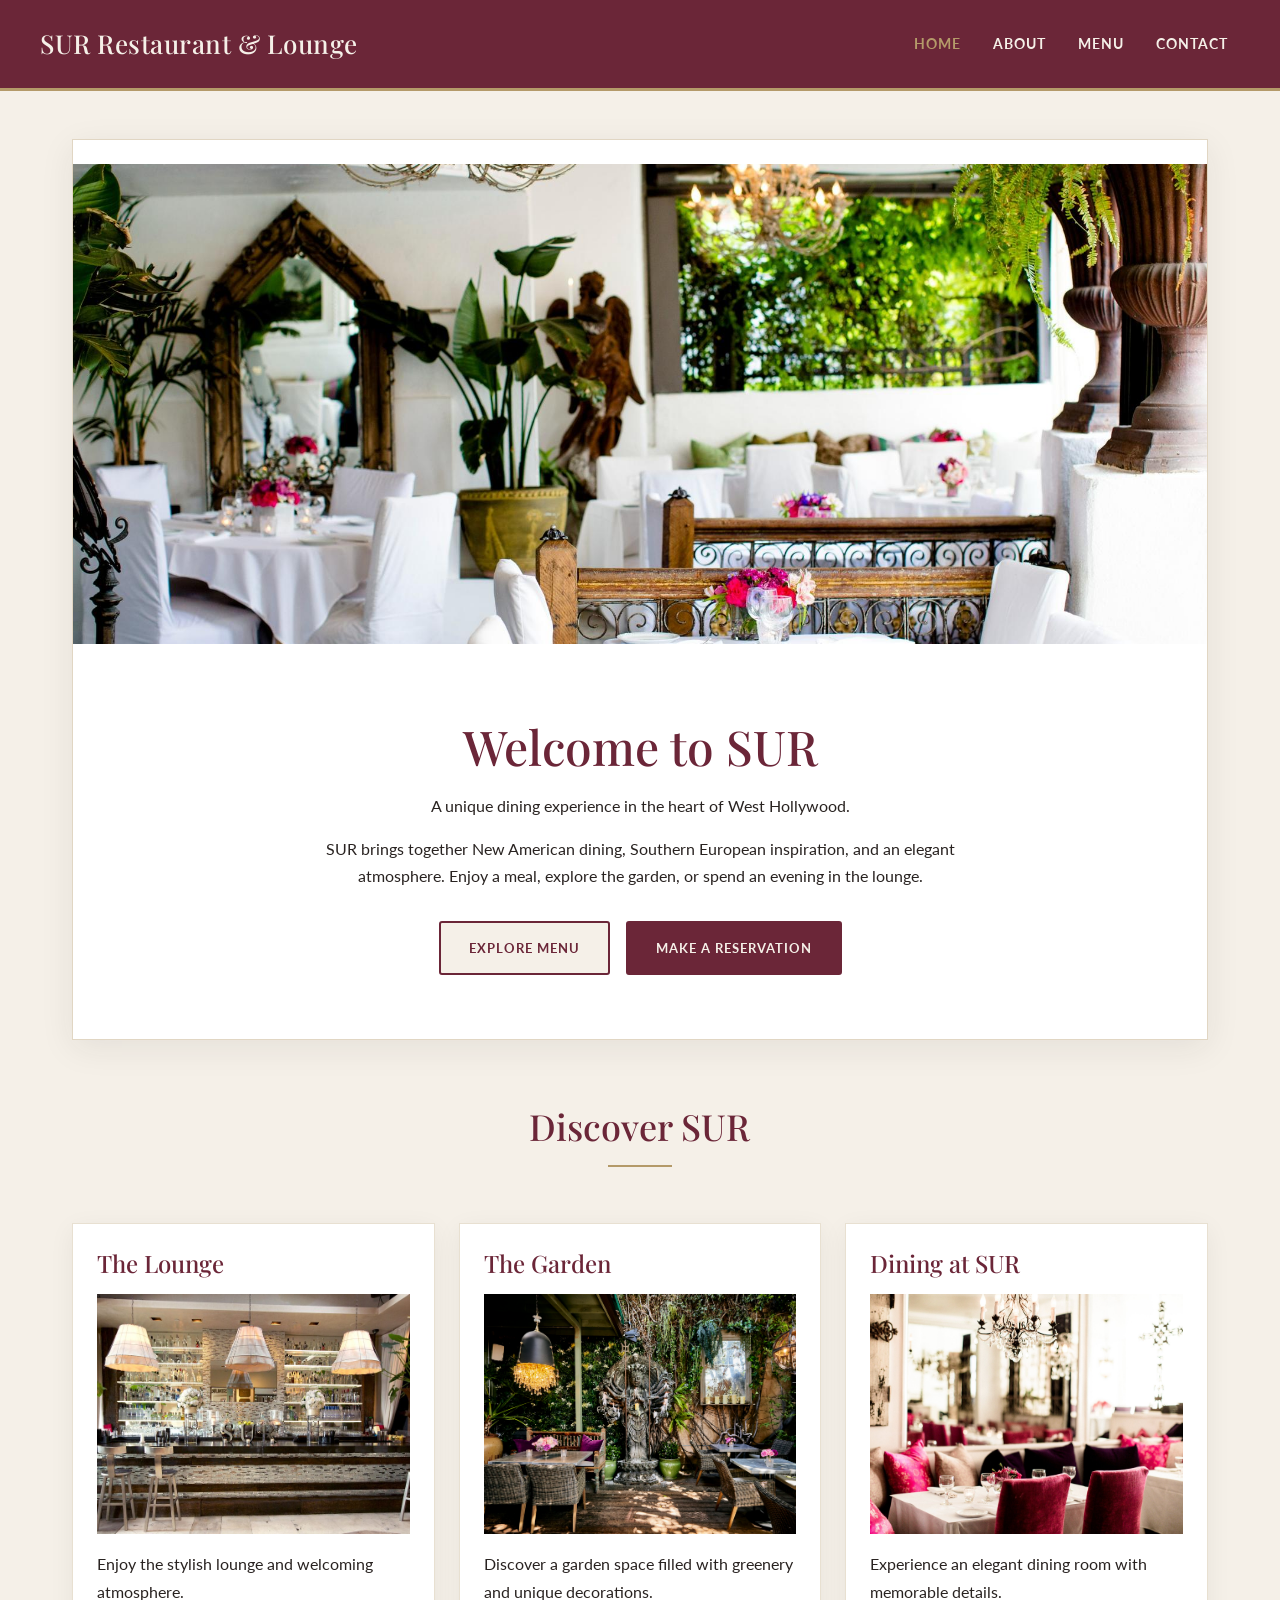
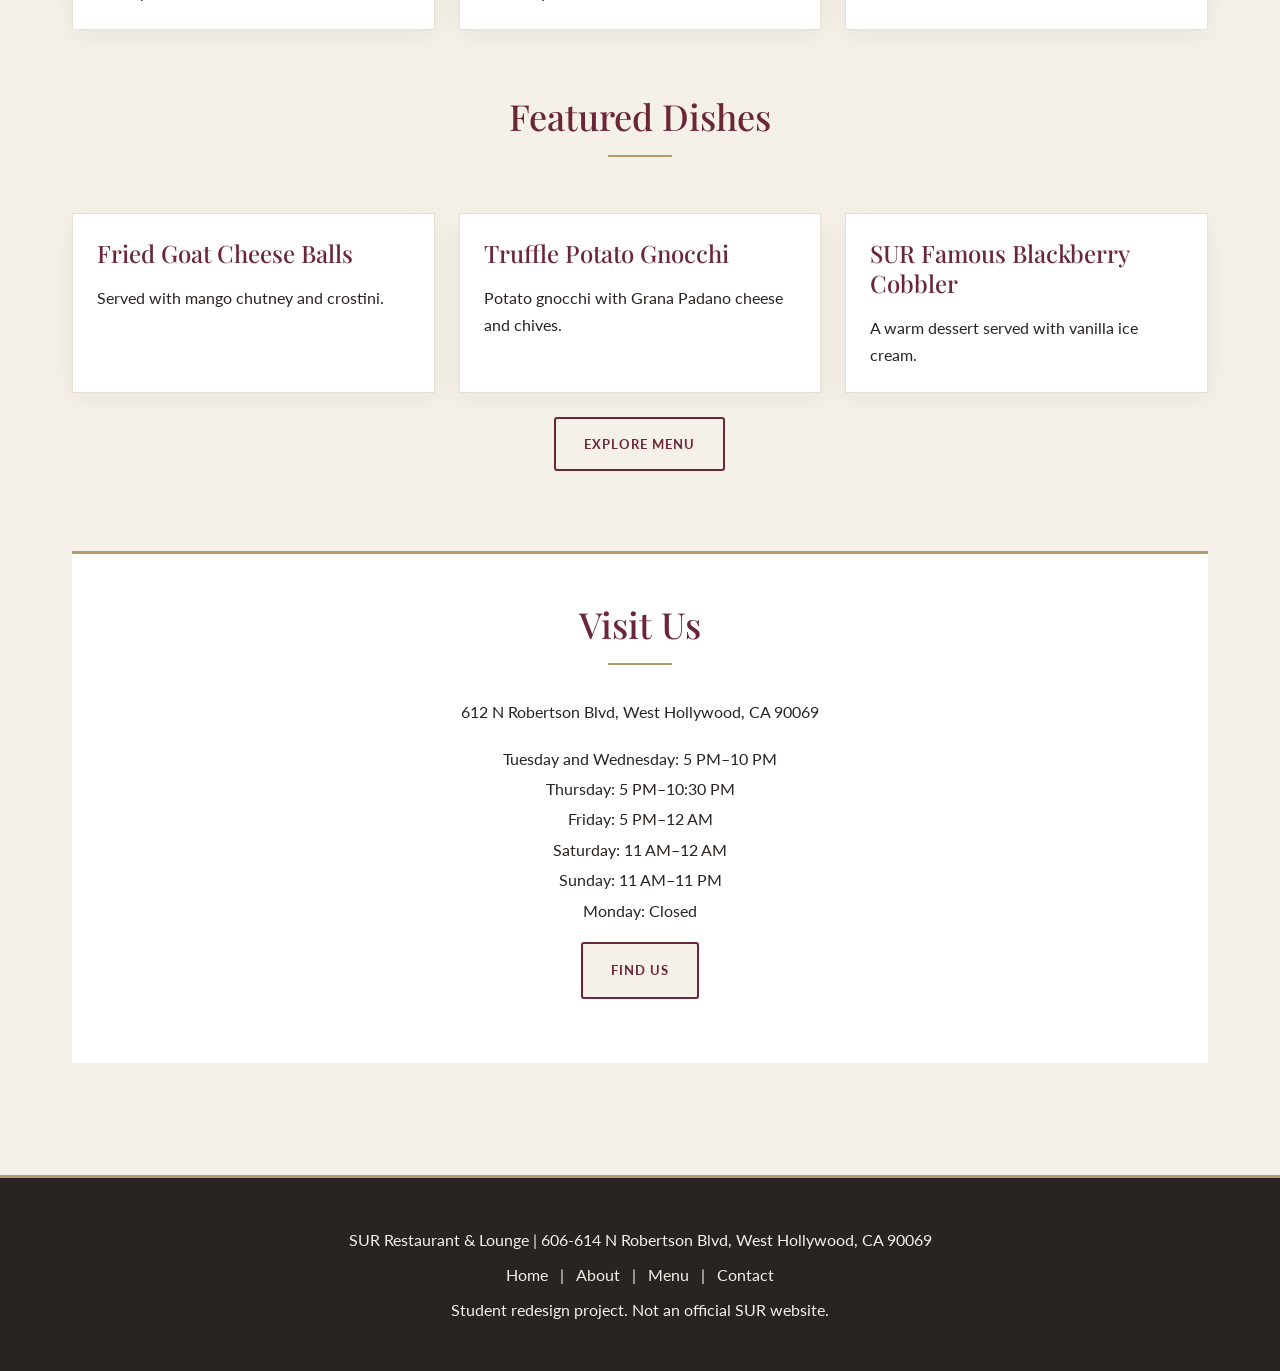
<file: index.html>
<!DOCTYPE html>
<html lang="en">
<head>
    <meta charset="UTF-8">
    <meta name="viewport" content="width=device-width, initial-scale=1.0">
    <meta name="description" content="Student redesign of SUR Restaurant &amp; Lounge in West Hollywood.">
    <title>Home | SUR Restaurant &amp; Lounge</title>
    <link rel="stylesheet" href="styles.css">
    <script src="script.js" defer></script>
</head>

<body>

<!-- Header -->
<header class="site-header">
    <div class="header-inner">

        <p class="site-brand">
            <strong>SUR Restaurant &amp; Lounge</strong>
        </p>

        <!-- Hamburger Menu Button -->
        <button class="menu-toggle"
                type="button"
                aria-label="Toggle navigation menu"
                aria-controls="main-navigation"
                aria-expanded="false">
            <span class="menu-icon" aria-hidden="true">☰</span>
        </button>

        <!-- Navigation -->
        <nav id="main-navigation"
             class="site-nav"
             aria-label="Main navigation">

            <ul>
                <li><a href="index.html" aria-current="page">Home</a></li>
                <li><a href="about.html">About</a></li>
                <li><a href="menu.html">Menu</a></li>
                <li><a href="contact.html">Contact</a></li>
            </ul>

        </nav>

    </div>
</header>

<main>

<!-- Homepage Hero Section -->
<section class="hero">
    <img src="images/sur-outdoor-dining.jpg"
         alt="SUR dining area with white tablecloths, flowers, and chandeliers"
         width="700">

    <div class="hero-copy">
        <h1>Welcome to SUR</h1>

        <p>A unique dining experience in the heart of West Hollywood.</p>

        <p>SUR brings together New American dining, Southern European inspiration, and an elegant atmosphere. Enjoy a meal, explore the garden, or spend an evening in the lounge.</p>

        <p class="hero-actions">
            <a class="button button-secondary" href="menu.html">Explore Menu</a>

            <a class="button button-primary"
               href="https://www.opentable.com/r/sur-restaurant-west-hollywood"
               target="_blank"
               rel="noopener noreferrer">
                Make a Reservation
            </a>
        </p>
    </div>
</section>

<!-- Restaurant Highlights -->
<section class="highlights card-grid">
    <h2>Discover SUR</h2>

    <article>
        <h3>The Lounge</h3>
        <img src="images/sur-bar.jpg"
             alt="SUR bar with hanging pendant lights and shelves of bottles"
             width="400">
        <p>Enjoy the stylish lounge and welcoming atmosphere.</p>
    </article>

    <article>
        <h3>The Garden</h3>
        <img src="images/sur-garden.png"
             alt="Outdoor garden dining area with greenery, wicker chairs, and a decorative statue"
             width="400">
        <p>Discover a garden space filled with greenery and unique decorations.</p>
    </article>

    <article>
        <h3>Dining at SUR</h3>
        <img src="images/sur-pinky-room.jpg"
             alt="Dining room with pink upholstered chairs, colorful pillows, and chandeliers"
             width="400">
        <p>Experience an elegant dining room with memorable details.</p>
    </article>
</section>

<!-- Featured Dishes -->
<section class="featured-food card-grid">
    <h2>Featured Dishes</h2>

    <article>
        <h3>Fried Goat Cheese Balls</h3>
        <p>Served with mango chutney and crostini.</p>
    </article>

    <article>
        <h3>Truffle Potato Gnocchi</h3>
        <p>Potato gnocchi with Grana Padano cheese and chives.</p>
    </article>

    <article>
        <h3>SUR Famous Blackberry Cobbler</h3>
        <p>A warm dessert served with vanilla ice cream.</p>
    </article>

    <p>
        <a class="button button-secondary" href="menu.html">
            Explore Menu
        </a>
    </p>
</section>

<!-- Hours and Location -->
<section class="visit-section">
    <h2>Visit Us</h2>

    <p>612 N Robertson Blvd, West Hollywood, CA 90069</p>

    <p>
        Tuesday and Wednesday: 5 PM–10 PM<br>
        Thursday: 5 PM–10:30 PM<br>
        Friday: 5 PM–12 AM<br>
        Saturday: 11 AM–12 AM<br>
        Sunday: 11 AM–11 PM<br>
        Monday: Closed
    </p>

    <p>
        <a class="button button-secondary" href="contact.html">
            Find Us
        </a>
    </p>
</section>

</main>

<!-- Footer -->
<footer>
    <p>SUR Restaurant &amp; Lounge | 606-614 N Robertson Blvd, West Hollywood, CA 90069</p>

    <p>
        <a href="index.html">Home</a> |
        <a href="about.html">About</a> |
        <a href="menu.html">Menu</a> |
        <a href="contact.html">Contact</a>
    </p>

    <p>Student redesign project. Not an official SUR website.</p>
</footer>

</body>
</html>
</file>
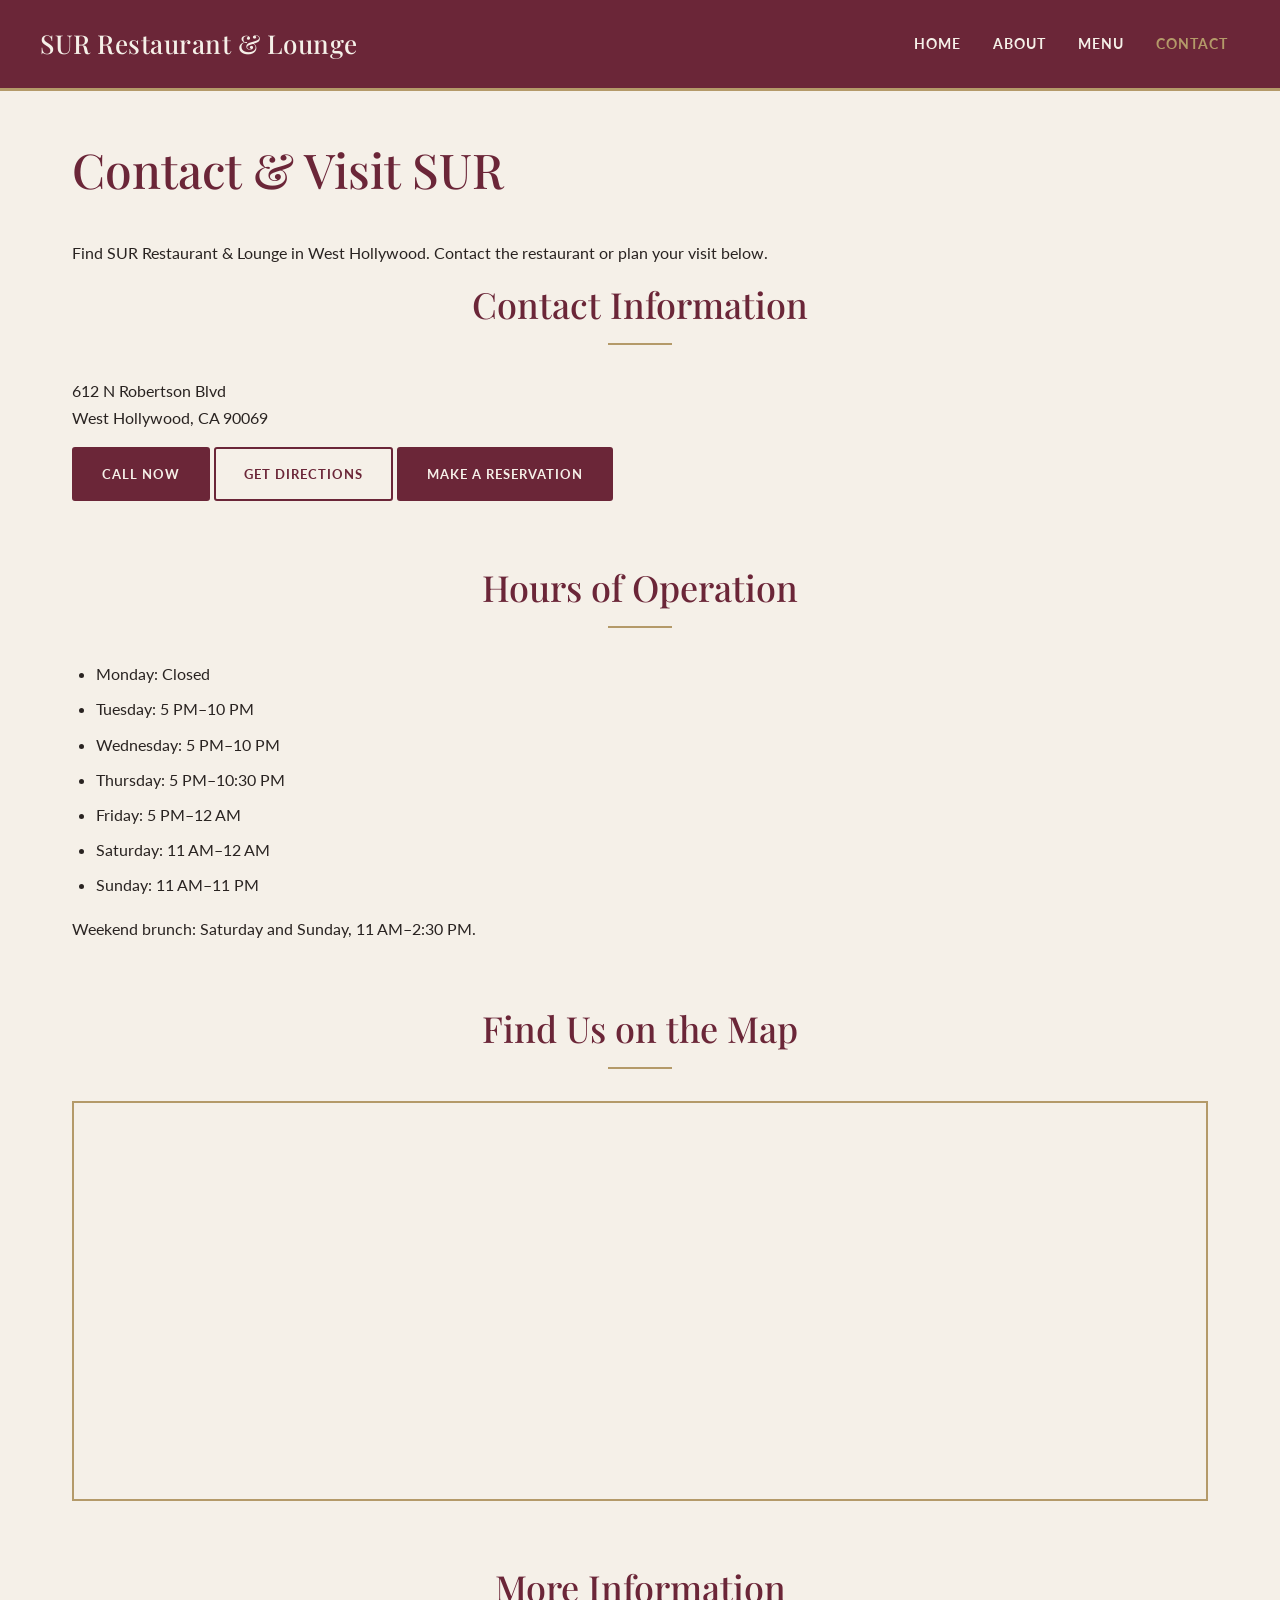
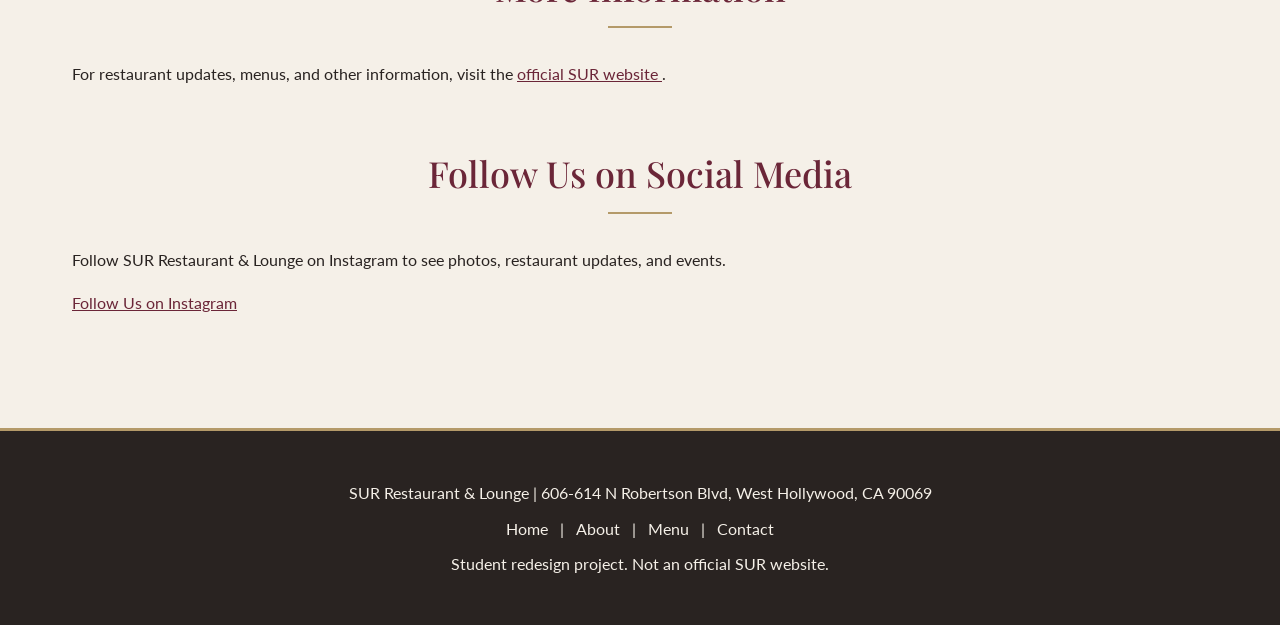
<file: contact.html>
<!DOCTYPE html>
<html lang="en">
<head>
    <meta charset="UTF-8">
    <meta name="viewport" content="width=device-width, initial-scale=1.0">
    <meta name="description" content="Student redesign of SUR Restaurant &amp; Lounge in West Hollywood.">
    <title>Contact | SUR Restaurant &amp; Lounge</title>
    <link rel="stylesheet" href="styles.css">
    <script src="script.js" defer></script>
</head>

<body>

<!-- Header -->
<header class="site-header">
    <div class="header-inner">

        <p class="site-brand">
            <strong>SUR Restaurant &amp; Lounge</strong>
        </p>

        <!-- Hamburger Menu Button -->
        <button class="menu-toggle"
                type="button"
                aria-label="Toggle navigation menu"
                aria-controls="main-navigation"
                aria-expanded="false">
            <span class="menu-icon" aria-hidden="true">☰</span>
        </button>

        <!-- Navigation -->
        <nav id="main-navigation"
             class="site-nav"
             aria-label="Main navigation">
            <ul>
                <li><a href="index.html">Home</a></li>
                <li><a href="about.html">About</a></li>
                <li><a href="menu.html">Menu</a></li>
                <li><a href="contact.html" aria-current="page">Contact</a></li>
            </ul>
        </nav>

    </div>
</header>

<main>

    <!-- Contact Information -->
    <section>
        <h1>Contact &amp; Visit SUR</h1>

        <p>Find SUR Restaurant &amp; Lounge in West Hollywood. Contact the restaurant or plan your visit below.</p>

        <h2>Contact Information</h2>

        <address>
            612 N Robertson Blvd<br>
            West Hollywood, CA 90069
        </address>

        <!-- Contact Page Buttons -->
        <div class="contact-buttons">
            <a class="button button-primary"
               href="tel:+13102892824">
                Call Now
            </a>

            <a class="button button-secondary"
               href="https://www.google.com/maps/search/?api=1&amp;query=SUR+Restaurant+West+Hollywood"
               target="_blank"
               rel="noopener noreferrer">
                Get Directions
            </a>

            <a class="button button-primary"
               href="https://www.opentable.com/r/sur-restaurant-west-hollywood"
               target="_blank"
               rel="noopener noreferrer">
                Make a Reservation
            </a>
        </div>
    </section>

    <!-- Hours of Operation -->
    <section>
        <h2>Hours of Operation</h2>

        <ul>
            <li>Monday: Closed</li>
            <li>Tuesday: 5 PM–10 PM</li>
            <li>Wednesday: 5 PM–10 PM</li>
            <li>Thursday: 5 PM–10:30 PM</li>
            <li>Friday: 5 PM–12 AM</li>
            <li>Saturday: 11 AM–12 AM</li>
            <li>Sunday: 11 AM–11 PM</li>
        </ul>

        <p>Weekend brunch: Saturday and Sunday, 11 AM–2:30 PM.</p>
    </section>

    <!-- Map -->
    <section>
        <h2>Find Us on the Map</h2>

        <iframe
            title="Map showing SUR Restaurant and Lounge in West Hollywood"
            src="https://www.google.com/maps?q=606-614%20N%20Robertson%20Blvd%2C%20West%20Hollywood%2C%20CA%2090069&amp;output=embed"
            width="600"
            height="400"
            loading="lazy"
            referrerpolicy="no-referrer-when-downgrade">
        </iframe>
    </section>

    <!-- More Information -->
    <section>
        <h2>More Information</h2>

        <p>
            For restaurant updates, menus, and other information,
            visit the
            <a href="https://www.surrestaurant.com/"
               target="_blank"
               rel="noopener noreferrer">
                official SUR website
            </a>.
        </p>
    </section>

    <!-- Social Media -->
    <section>
        <h2>Follow Us on Social Media</h2>

        <p>
            Follow SUR Restaurant &amp; Lounge on Instagram
            to see photos, restaurant updates, and events.
        </p>

        <p>
            <a href="https://www.instagram.com/surrules/"
               target="_blank"
               rel="noopener noreferrer">
                Follow Us on Instagram
            </a>
        </p>
    </section>

</main>

<!-- Footer -->
<footer>
    <p>SUR Restaurant &amp; Lounge | 606-614 N Robertson Blvd, West Hollywood, CA 90069</p>

    <p>
        <a href="index.html">Home</a> |
        <a href="about.html">About</a> |
        <a href="menu.html">Menu</a> |
        <a href="contact.html">Contact</a>
    </p>

    <p>Student redesign project. Not an official SUR website.</p>
</footer>

</body>
</html>
</file>
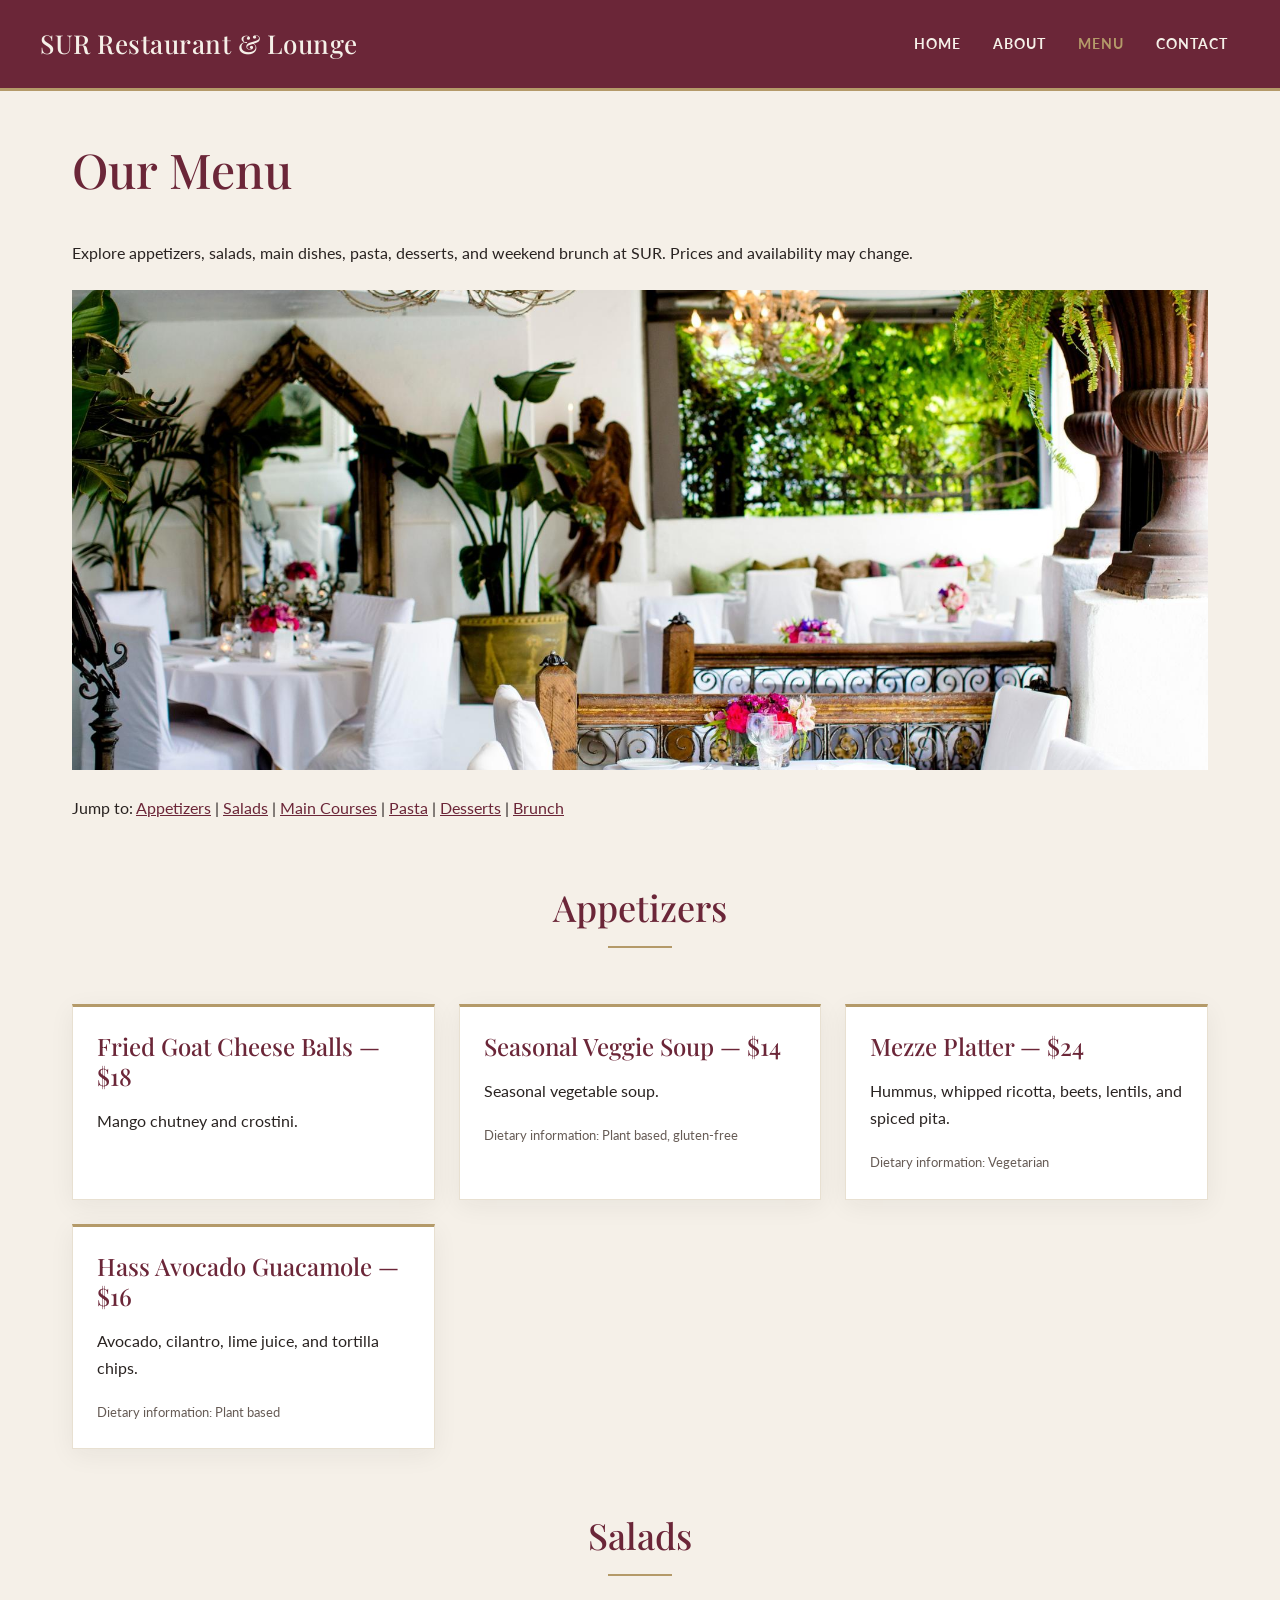
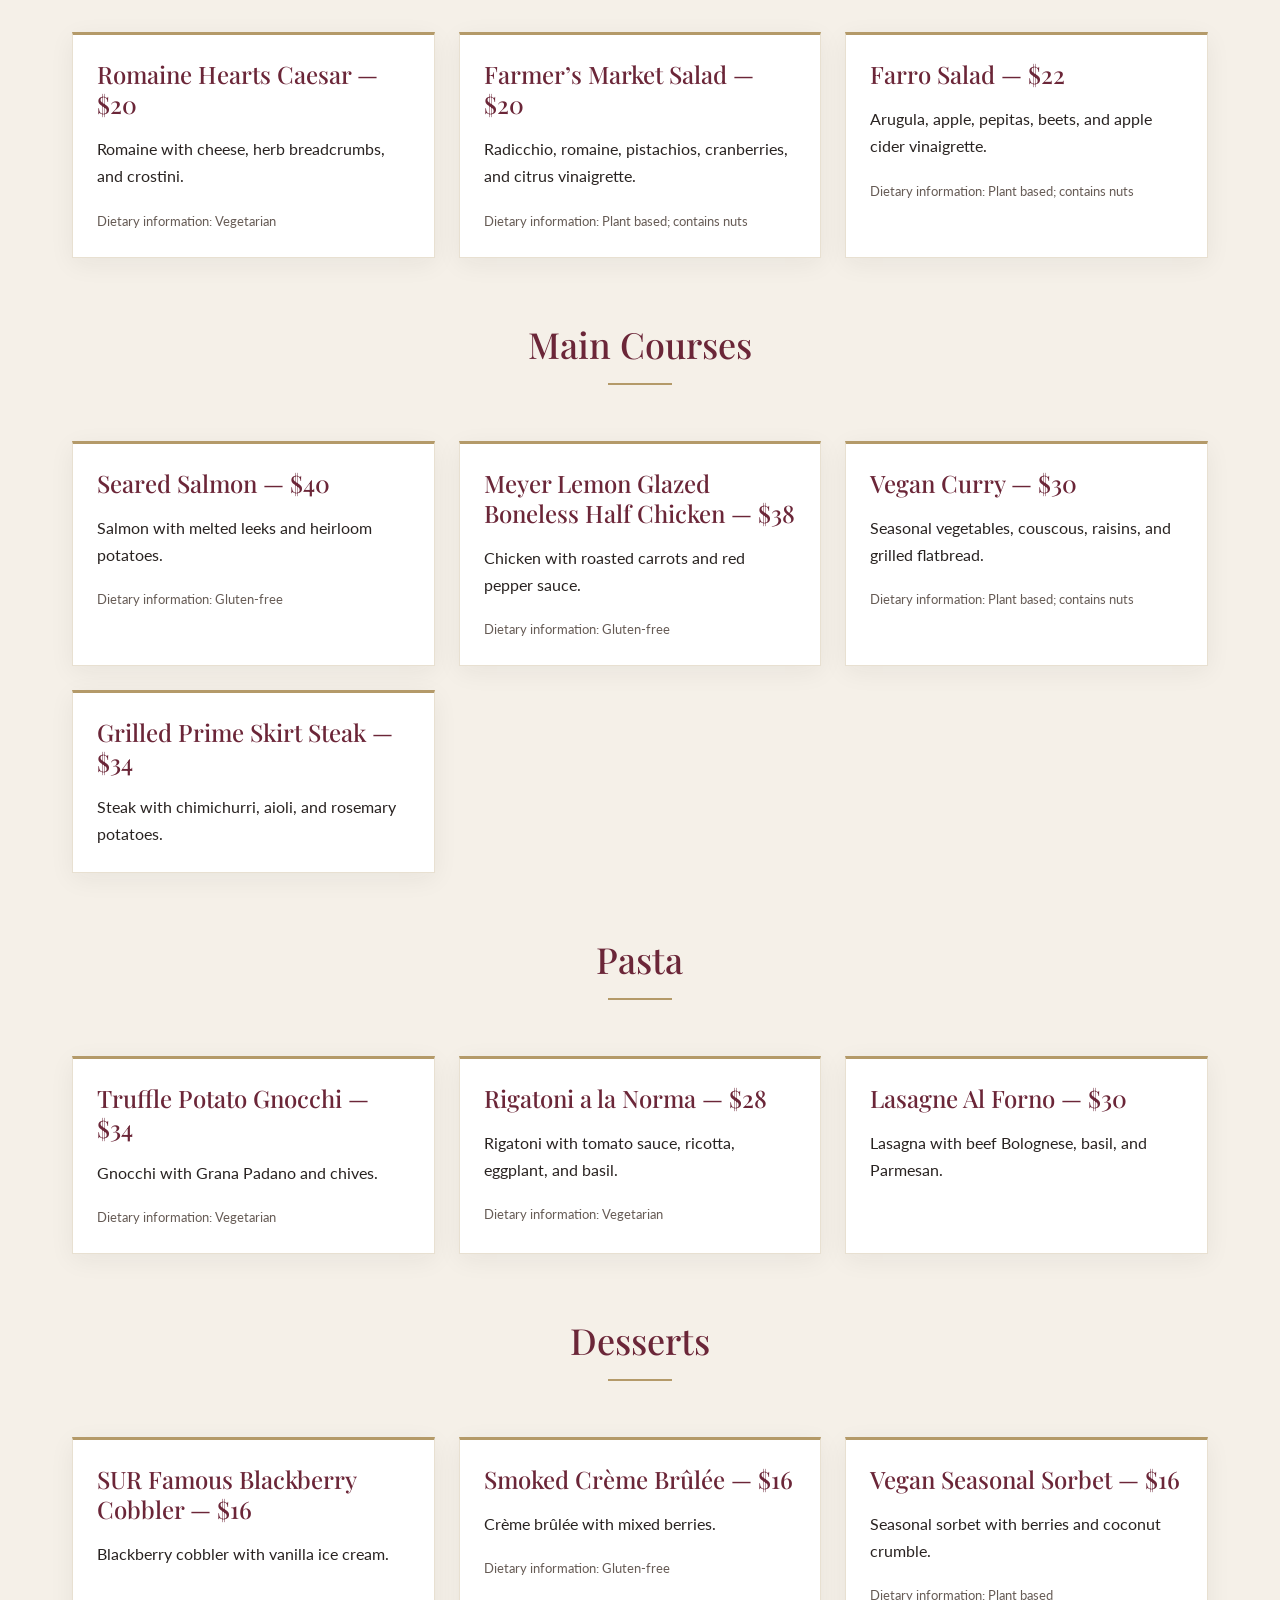
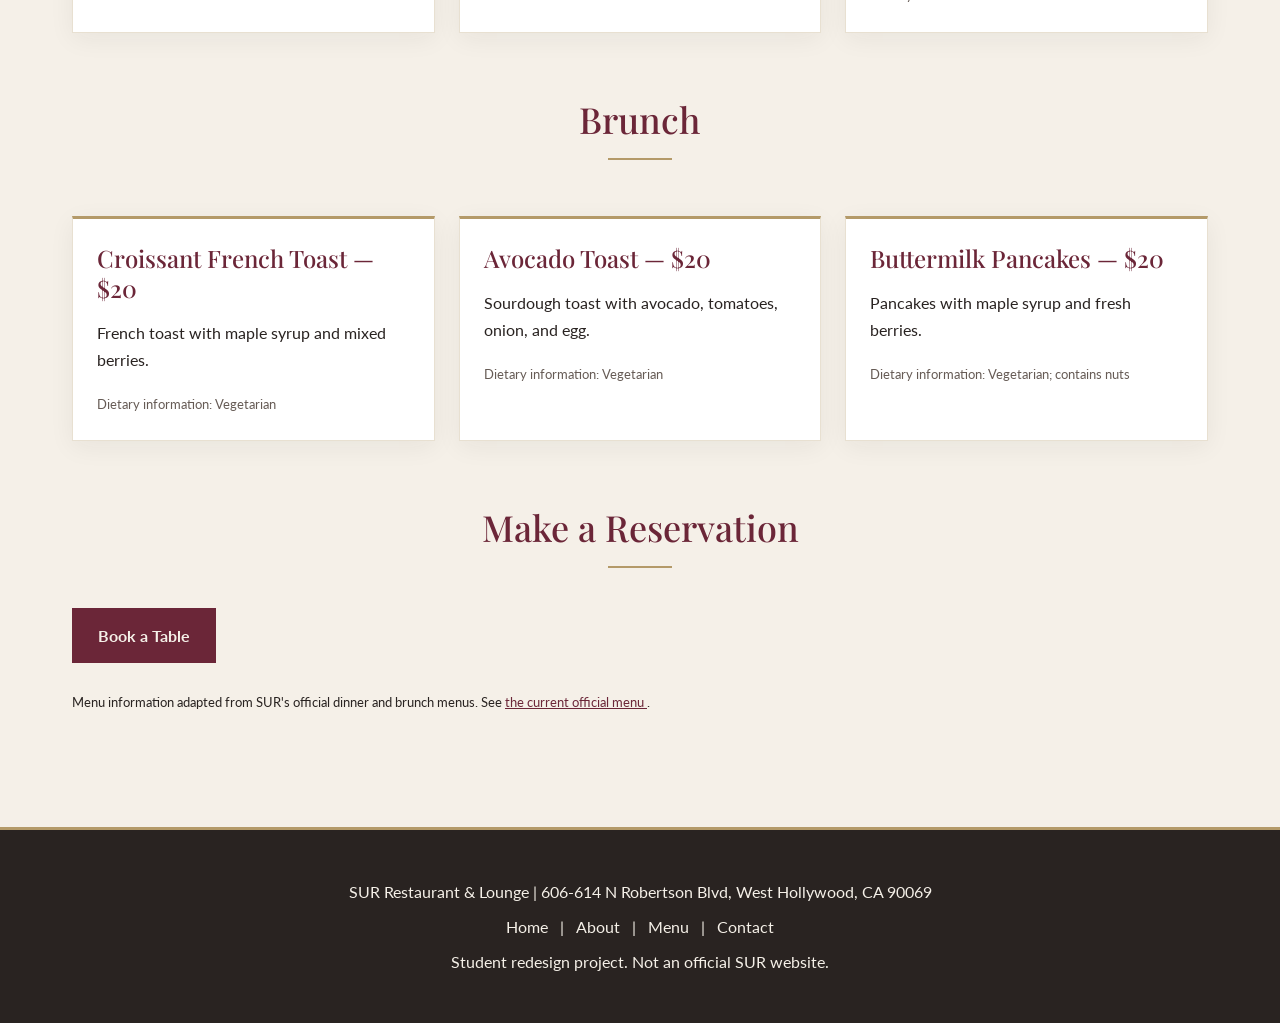
<file: menu.html>
<!DOCTYPE html>
<html lang="en">
<head>
    <meta charset="UTF-8">
    <meta name="viewport" content="width=device-width, initial-scale=1.0">
    <meta name="description" content="Student redesign of SUR Restaurant &amp; Lounge in West Hollywood.">
    <title>Menu | SUR Restaurant &amp; Lounge</title>
    <link rel="stylesheet" href="styles.css">
    <script src="script.js" defer></script>
</head>

<body>

<!-- Header -->
<header class="site-header">
    <div class="header-inner">

        <p class="site-brand">
            <strong>SUR Restaurant &amp; Lounge</strong>
        </p>

        <!-- Hamburger Menu Button -->
        <button class="menu-toggle"
                type="button"
                aria-label="Toggle navigation menu"
                aria-controls="main-navigation"
                aria-expanded="false">
            <span class="menu-icon" aria-hidden="true">☰</span>
        </button>

        <!-- Navigation -->
        <nav id="main-navigation"
             class="site-nav"
             aria-label="Main navigation">
            <ul>
                <li><a href="index.html">Home</a></li>
                <li><a href="about.html">About</a></li>
                <li><a href="menu.html" aria-current="page">Menu</a></li>
                <li><a href="contact.html">Contact</a></li>
            </ul>
        </nav>

    </div>
</header>

<main>

    <section>
        <h1>Our Menu</h1>
        <p>Explore appetizers, salads, main dishes, pasta, desserts, and weekend brunch at SUR. Prices and availability may change.</p>

        <img src="images/sur-outdoor-dining.jpg"
             alt="SUR tables set for dining with flowers and chandeliers"
             width="600">

        <p>
            Jump to:
            <a href="#appetizers">Appetizers</a> |
            <a href="#salads">Salads</a> |
            <a href="#main-courses">Main Courses</a> |
            <a href="#pasta">Pasta</a> |
            <a href="#desserts">Desserts</a> |
            <a href="#brunch">Brunch</a>
        </p>
    </section>

    <!-- Appetizers -->
    <section id="appetizers">
        <h2>Appetizers</h2>

        <article>
            <h3>Fried Goat Cheese Balls — $18</h3>
            <p>Mango chutney and crostini.</p>
        </article>

        <article>
            <h3>Seasonal Veggie Soup — $14</h3>
            <p>Seasonal vegetable soup.</p>
            <p><small>Dietary information: Plant based, gluten-free</small></p>
        </article>

        <article>
            <h3>Mezze Platter — $24</h3>
            <p>Hummus, whipped ricotta, beets, lentils, and spiced pita.</p>
            <p><small>Dietary information: Vegetarian</small></p>
        </article>

        <article>
            <h3>Hass Avocado Guacamole — $16</h3>
            <p>Avocado, cilantro, lime juice, and tortilla chips.</p>
            <p><small>Dietary information: Plant based</small></p>
        </article>
    </section>

    <!-- Salads -->
    <section id="salads">
        <h2>Salads</h2>

        <article>
            <h3>Romaine Hearts Caesar — $20</h3>
            <p>Romaine with cheese, herb breadcrumbs, and crostini.</p>
            <p><small>Dietary information: Vegetarian</small></p>
        </article>

        <article>
            <h3>Farmer’s Market Salad — $20</h3>
            <p>Radicchio, romaine, pistachios, cranberries, and citrus vinaigrette.</p>
            <p><small>Dietary information: Plant based; contains nuts</small></p>
        </article>

        <article>
            <h3>Farro Salad — $22</h3>
            <p>Arugula, apple, pepitas, beets, and apple cider vinaigrette.</p>
            <p><small>Dietary information: Plant based; contains nuts</small></p>
        </article>
    </section>

    <!-- Main Courses -->
    <section id="main-courses">
        <h2>Main Courses</h2>

        <article>
            <h3>Seared Salmon — $40</h3>
            <p>Salmon with melted leeks and heirloom potatoes.</p>
            <p><small>Dietary information: Gluten-free</small></p>
        </article>

        <article>
            <h3>Meyer Lemon Glazed Boneless Half Chicken — $38</h3>
            <p>Chicken with roasted carrots and red pepper sauce.</p>
            <p><small>Dietary information: Gluten-free</small></p>
        </article>

        <article>
            <h3>Vegan Curry — $30</h3>
            <p>Seasonal vegetables, couscous, raisins, and grilled flatbread.</p>
            <p><small>Dietary information: Plant based; contains nuts</small></p>
        </article>

        <article>
            <h3>Grilled Prime Skirt Steak — $34</h3>
            <p>Steak with chimichurri, aioli, and rosemary potatoes.</p>
        </article>
    </section>

    <!-- Pasta -->
    <section id="pasta">
        <h2>Pasta</h2>

        <article>
            <h3>Truffle Potato Gnocchi — $34</h3>
            <p>Gnocchi with Grana Padano and chives.</p>
            <p><small>Dietary information: Vegetarian</small></p>
        </article>

        <article>
            <h3>Rigatoni a la Norma — $28</h3>
            <p>Rigatoni with tomato sauce, ricotta, eggplant, and basil.</p>
            <p><small>Dietary information: Vegetarian</small></p>
        </article>

        <article>
            <h3>Lasagne Al Forno — $30</h3>
            <p>Lasagna with beef Bolognese, basil, and Parmesan.</p>
        </article>
    </section>

    <!-- Desserts -->
    <section id="desserts">
        <h2>Desserts</h2>

        <article>
            <h3>SUR Famous Blackberry Cobbler — $16</h3>
            <p>Blackberry cobbler with vanilla ice cream.</p>
        </article>

        <article>
            <h3>Smoked Crème Brûlée — $16</h3>
            <p>Crème brûlée with mixed berries.</p>
            <p><small>Dietary information: Gluten-free</small></p>
        </article>

        <article>
            <h3>Vegan Seasonal Sorbet — $16</h3>
            <p>Seasonal sorbet with berries and coconut crumble.</p>
            <p><small>Dietary information: Plant based</small></p>
        </article>
    </section>

    <!-- Brunch -->
    <section id="brunch">
        <h2>Brunch</h2>

        <article>
            <h3>Croissant French Toast — $20</h3>
            <p>French toast with maple syrup and mixed berries.</p>
            <p><small>Dietary information: Vegetarian</small></p>
        </article>

        <article>
            <h3>Avocado Toast — $20</h3>
            <p>Sourdough toast with avocado, tomatoes, onion, and egg.</p>
            <p><small>Dietary information: Vegetarian</small></p>
        </article>

        <article>
            <h3>Buttermilk Pancakes — $20</h3>
            <p>Pancakes with maple syrup and fresh berries.</p>
            <p><small>Dietary information: Vegetarian; contains nuts</small></p>
        </article>
    </section>

    <!-- Reservation -->
    <section>
        <h2>Make a Reservation</h2>

        <p>
            <a href="https://www.opentable.com/r/sur-restaurant-west-hollywood"
               target="_blank"
               rel="noopener noreferrer">
                Book a Table
            </a>
        </p>

        <p>
            <small>
                Menu information adapted from SUR's official dinner and brunch menus.
                See
                <a href="https://www.surrestaurant.com/menus/"
                   target="_blank"
                   rel="noopener noreferrer">
                    the current official menu
                </a>.
            </small>
        </p>
    </section>

</main>

<!-- Footer -->
<footer>
    <p>SUR Restaurant &amp; Lounge | 606-614 N Robertson Blvd, West Hollywood, CA 90069</p>

    <p>
        <a href="index.html">Home</a> |
        <a href="about.html">About</a> |
        <a href="menu.html">Menu</a> |
        <a href="contact.html">Contact</a>
    </p>

    <p>Student redesign project. Not an official SUR website.</p>
</footer>

</body>
</html>
</file>
<file: styles.css>
/* Google Fonts */
@import url('https://fonts.googleapis.com/css2?family=Lato:wght@400;700&family=Playfair+Display:wght@400;500;600;700&display=swap');

/* Original Color Palette */
:root {
    --burgundy: #6B2638;
    --cream: #F5F0E8;
    --gold: #B49A69;
    --charcoal: #292321;
    --white: #FFFFFF;
}

/* General Styling */
* {
    box-sizing: border-box;
}

html {
    scroll-behavior: smooth;
}

body {
    margin: 0;
    background-color: var(--cream);
    color: var(--charcoal);
    font-family: 'Lato', sans-serif;
    font-size: 16px;
    line-height: 1.7;
}

h1, h2, h3 {
    font-family: 'Playfair Display', serif;
    font-weight: 500;
    line-height: 1.25;
    color: var(--burgundy);
}

h1 { font-size: 48px; }
h2 { font-size: 36px; }
h3 { font-size: 24px; }

p { margin: 0 0 16px; }
small { font-size: 13px; }

a {
    color: var(--burgundy);
}

a:hover {
    color: var(--gold);
}

a:focus-visible,
button:focus-visible {
    outline: 3px solid var(--gold);
    outline-offset: 4px;
}

img {
    display: block;
    max-width: 100%;
    height: auto;
}

iframe {
    display: block;
    width: 100%;
    max-width: 100%;
    border: 0;
}

/* Header */
.site-header, header {
    background-color: var(--burgundy);
    color: var(--cream);
    border-bottom: 3px solid var(--gold);
    padding: 20px 32px;
}

.header-inner {
    max-width: 1200px;
    margin: 0 auto;
    display: flex;
    justify-content: space-between;
    align-items: center;
    gap: 24px;
}

.site-brand,
header > p {
    margin: 0;
}

.site-brand strong,
header strong {
    font-family: 'Playfair Display', serif;
    font-size: 26px;
    font-weight: 500;
    color: var(--cream);
    letter-spacing: 0.5px;
}



/* Navigation - Desktop */
.site-nav {
    display: flex;
    align-items: center;
    width: auto;
}

.site-nav ul {
    display: flex;
    flex-direction: row;
    flex-wrap: nowrap;
    list-style: none;
    gap: 8px;
    margin: 0;
    padding: 0;
}

.site-nav li {
    margin: 0;
    padding: 0;
}

.site-nav a {
    display: block;
    color: var(--cream);
    text-decoration: none;
    font-size: 14px;
    font-weight: 700;
    letter-spacing: 1px;
    text-transform: uppercase;
    padding: 12px;
}

.site-nav a:hover,
.site-nav a[aria-current="page"] {
    color: var(--gold);
}

/* Hide Hamburger on Desktop */
.menu-toggle {
    display: none;
    background: transparent;
    color: var(--cream);
    border: 2px solid var(--gold);
    padding: 8px 14px;
    font-size: 24px;
    cursor: pointer;
}

.menu-toggle:hover {
    background-color: var(--gold);
    color: var(--burgundy);
}

/* Main Content */
main {
    max-width: 1200px;
    margin: 0 auto;
    padding: 48px 32px;
}

section {
    margin-bottom: 64px;
}

section > h1,
section > h2 {
    margin-top: 0;
}

section > h2 {
    text-align: center;
    margin-bottom: 32px;
}

section > h2::after {
    content: "";
    display: block;
    width: 64px;
    height: 2px;
    background-color: var(--gold);
    margin: 16px auto 0;
}

/* Homepage Hero */
.hero {
    background-color: var(--white);
    text-align: center;
    padding: 0;
    overflow: hidden;
    border: 1px solid rgba(180,154,105,0.4);
    box-shadow: 0 8px 32px rgba(41,35,33,0.08);
}

.hero > img {
    width: 100%;
    height: 480px;
    object-fit: cover;
}

.hero-copy {
    padding: 48px 32px;
}

.hero h1 {
    margin: 0 0 16px;
    font-size: 48px;
}

.hero-copy > p:not(.hero-actions) {
    max-width: 700px;
    margin: 0 auto 16px;
}

.hero-actions {
    display: flex;
    justify-content: center;
    flex-wrap: wrap;
    gap: 16px;
    margin-top: 32px;
}

/* Buttons */
.button,
.btn-primary,
.btn-secondary {
    display: inline-block;
    padding: 14px 28px;
    border-radius: 3px;
    font-family: 'Lato', sans-serif;
    font-size: 13px;
    font-weight: 700;
    letter-spacing: 1px;
    text-transform: uppercase;
    text-decoration: none;
    text-align: center;
    transition: background-color 0.3s ease,
                color 0.3s ease;
}

/* Reservation Button */
.button-primary,
.btn-primary {
    background-color: var(--burgundy);
    color: var(--cream);
    border: 2px solid var(--burgundy);
}

.button-primary:hover,
.btn-primary:hover {
    background-color: var(--charcoal);
    border-color: var(--charcoal);
    color: var(--cream);
}

/* Explore Menu Button */
.button-secondary,
.btn-secondary {
    background-color: var(--cream);
    color: var(--burgundy);
    border: 2px solid var(--burgundy);
}

.button-secondary:hover,
.btn-secondary:hover {
    background-color: var(--burgundy);
    color: var(--cream);
}

/* Other Action Links */
main a[href*="opentable"]:not(.button),
main a[href="menu.html"]:not(.button),
main a[href="contact.html"]:not(.button) {
    display: inline-block;
    padding: 12px 24px;
    border: 2px solid var(--burgundy);
    color: var(--burgundy);
    text-decoration: none;
    font-weight: 700;
    margin: 8px 8px 8px 0;
}

main a[href*="opentable"]:not(.button) {
    background-color: var(--burgundy);
    color: var(--cream);
}

main a[href*="opentable"]:not(.button):hover {
    background-color: var(--charcoal);
    color: var(--cream);
}

main a[href="menu.html"]:not(.button):hover,
main a[href="contact.html"]:not(.button):hover {
    background-color: var(--burgundy);
    color: var(--cream);
}

/* Restaurant Cards */
article {
    background-color: var(--white);
    border: 1px solid rgba(180,154,105,0.3);
    padding: 24px;
    box-shadow: 0 6px 24px rgba(41,35,33,0.06);
}

article h3 {
    margin: 0 0 16px;
}

article p:last-child {
    margin-bottom: 0;
}

article img {
    width: 100%;
    height: 240px;
    object-fit: cover;
    margin: 16px 0;
}

/* Homepage Restaurant Highlights */
.highlights {
    display: grid;
    grid-template-columns: repeat(3, minmax(0,1fr));
    gap: 24px;
}

.highlights h2 {
    grid-column: 1 / -1;
}

.highlights article {
    margin: 0;
}

/* Featured Food */
.featured-food {
    display: grid;
    grid-template-columns: repeat(3, minmax(0,1fr));
    gap: 24px;
}

.featured-food h2,
.featured-food > p {
    grid-column: 1 / -1;
}

.featured-food > p {
    text-align: center;
}

.featured-food article {
    margin: 0;
}

/* Other Restaurant Images */
section > img {
    width: 100%;
    max-height: 480px;
    object-fit: cover;
    margin: 24px 0;
}

/* Visit Section */
.visit-section {
    background-color: var(--white);
    border-top: 3px solid var(--gold);
    padding: 48px 32px;
    text-align: center;
}

.visit-section p {
    line-height: 1.9;
}

/* Menu Page */
#appetizers,
#salads,
#main-courses,
#pasta,
#desserts,
#brunch {
    scroll-margin-top: 24px;
    display: grid;
    grid-template-columns: repeat(3, minmax(0,1fr));
    gap: 24px;
}

#appetizers h2,
#salads h2,
#main-courses h2,
#pasta h2,
#desserts h2,
#brunch h2 {
    grid-column: 1 / -1;
    text-align: center;
}

#appetizers article,
#salads article,
#main-courses article,
#pasta article,
#desserts article,
#brunch article {
    border-top: 3px solid var(--gold);
    margin: 0;
}

article small {
    color: #665B55;
}

/* Contact Page */
address {
    font-style: normal;
    margin-bottom: 16px;
}

main ul {
    padding-left: 24px;
}

main li {
    margin-bottom: 8px;
}

iframe {
    min-height: 400px;
    border: 2px solid var(--gold);
}

/* Footer */
footer {
    background-color: var(--charcoal);
    color: var(--cream);
    text-align: center;
    padding: 40px 24px;
    border-top: 3px solid var(--gold);
}

footer p {
    margin: 8px 0;
}

footer a {
    color: var(--cream);
    text-decoration: none;
    margin: 0 8px;
}

footer a:hover {
    color: var(--gold);
}

/* Tablet Screens */
@media (min-width: 768px) and (max-width: 1024px) {
    .highlights,
    .featured-food,
    #appetizers,
    #salads,
    #main-courses,
    #pasta,
    #desserts,
    #brunch {
        grid-template-columns: repeat(2, minmax(0,1fr));
    }

    main {
        padding: 32px 24px;
    }

    .hero > img {
        height: 400px;
    }
}

/* Mobile Screens */
@media (max-width: 767px) {

    h1 { font-size: 36px; }
    h2 { font-size: 28px; }
    h3 { font-size: 22px; }

    .site-header,
    header {
        padding: 16px;
    }

    .header-inner {
        display: flex;
        flex-wrap: wrap;
        justify-content: space-between;
        align-items: center;
        gap: 12px;
    }

    .site-brand {
        flex: 1;
        min-width: 0;
    }

    .site-brand strong,
    header strong {
        font-size: 21px;
    }

    /* Show Hamburger Button */
    .menu-toggle {
        display: block;
        margin-left: auto;
    }

    /* Closed Mobile Menu */
    .site-nav {
        display: grid;
        grid-template-rows: 0fr;
        width: 100%;
        overflow: hidden;
        transition: grid-template-rows 0.3s ease;
    }

    /* Open Mobile Menu */
    .site-nav.is-open {
        grid-template-rows: 1fr;
    }

    /* Mobile Navigation Links */
    .site-nav ul {
        min-height: 0;
        overflow: hidden;
        display: flex;
        flex-direction: column;
        align-items: stretch;
        width: 100%;
        list-style: none;
        gap: 0;
        margin: 0;
        padding: 0;
    }

    .site-nav li {
        width: 100%;
        list-style: none;
        margin: 0;
        padding: 0;
    }

    .site-nav a {
        display: block;
        padding: 12px;
        text-align: left;
        border-bottom: 1px solid var(--gold);
    }

    /* Other Mobile Styling */
    main {
        padding: 24px 16px;
    }

    section {
        margin-bottom: 40px;
    }

    .hero > img {
        height: 280px;
    }

    .hero-copy {
        padding: 32px 20px;
    }

    .hero h1 {
        font-size: 36px;
    }

    .hero-actions {
        flex-direction: column;
    }

    .hero-actions .button {
        width: 100%;
    }

    .highlights,
    .featured-food,
    #appetizers,
    #salads,
    #main-courses,
    #pasta,
    #desserts,
    #brunch {
        grid-template-columns: 1fr;
        gap: 16px;
    }

    article {
        padding: 20px;
    }

    article img {
        height: 220px;
    }

    .visit-section {
        padding: 32px 20px;
    }

    footer {
        padding: 32px 16px;
    }
}

/* Reduced Motion */
@media (prefers-reduced-motion: reduce) {
    html {
        scroll-behavior: auto;
    }

    *, *::before, *::after {
        transition-duration: 0.01ms !important;
    }
}
</file>
